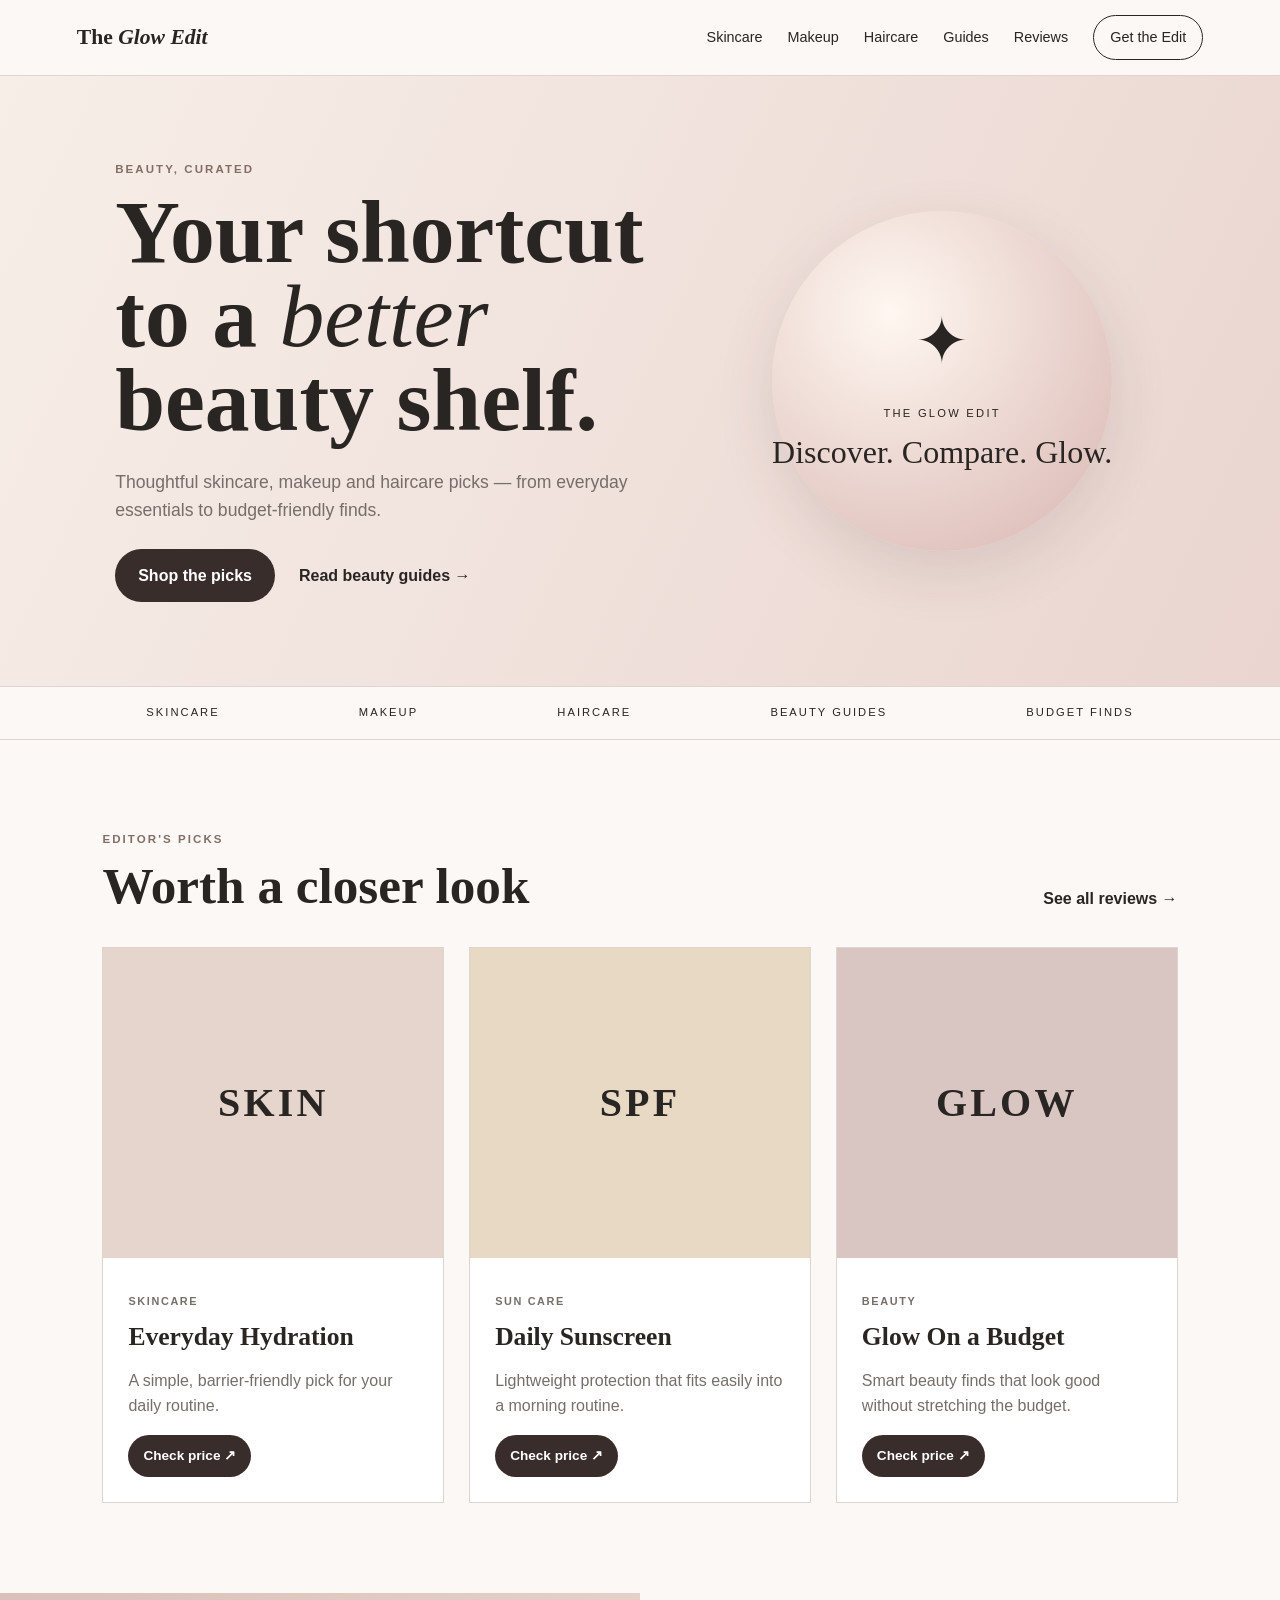
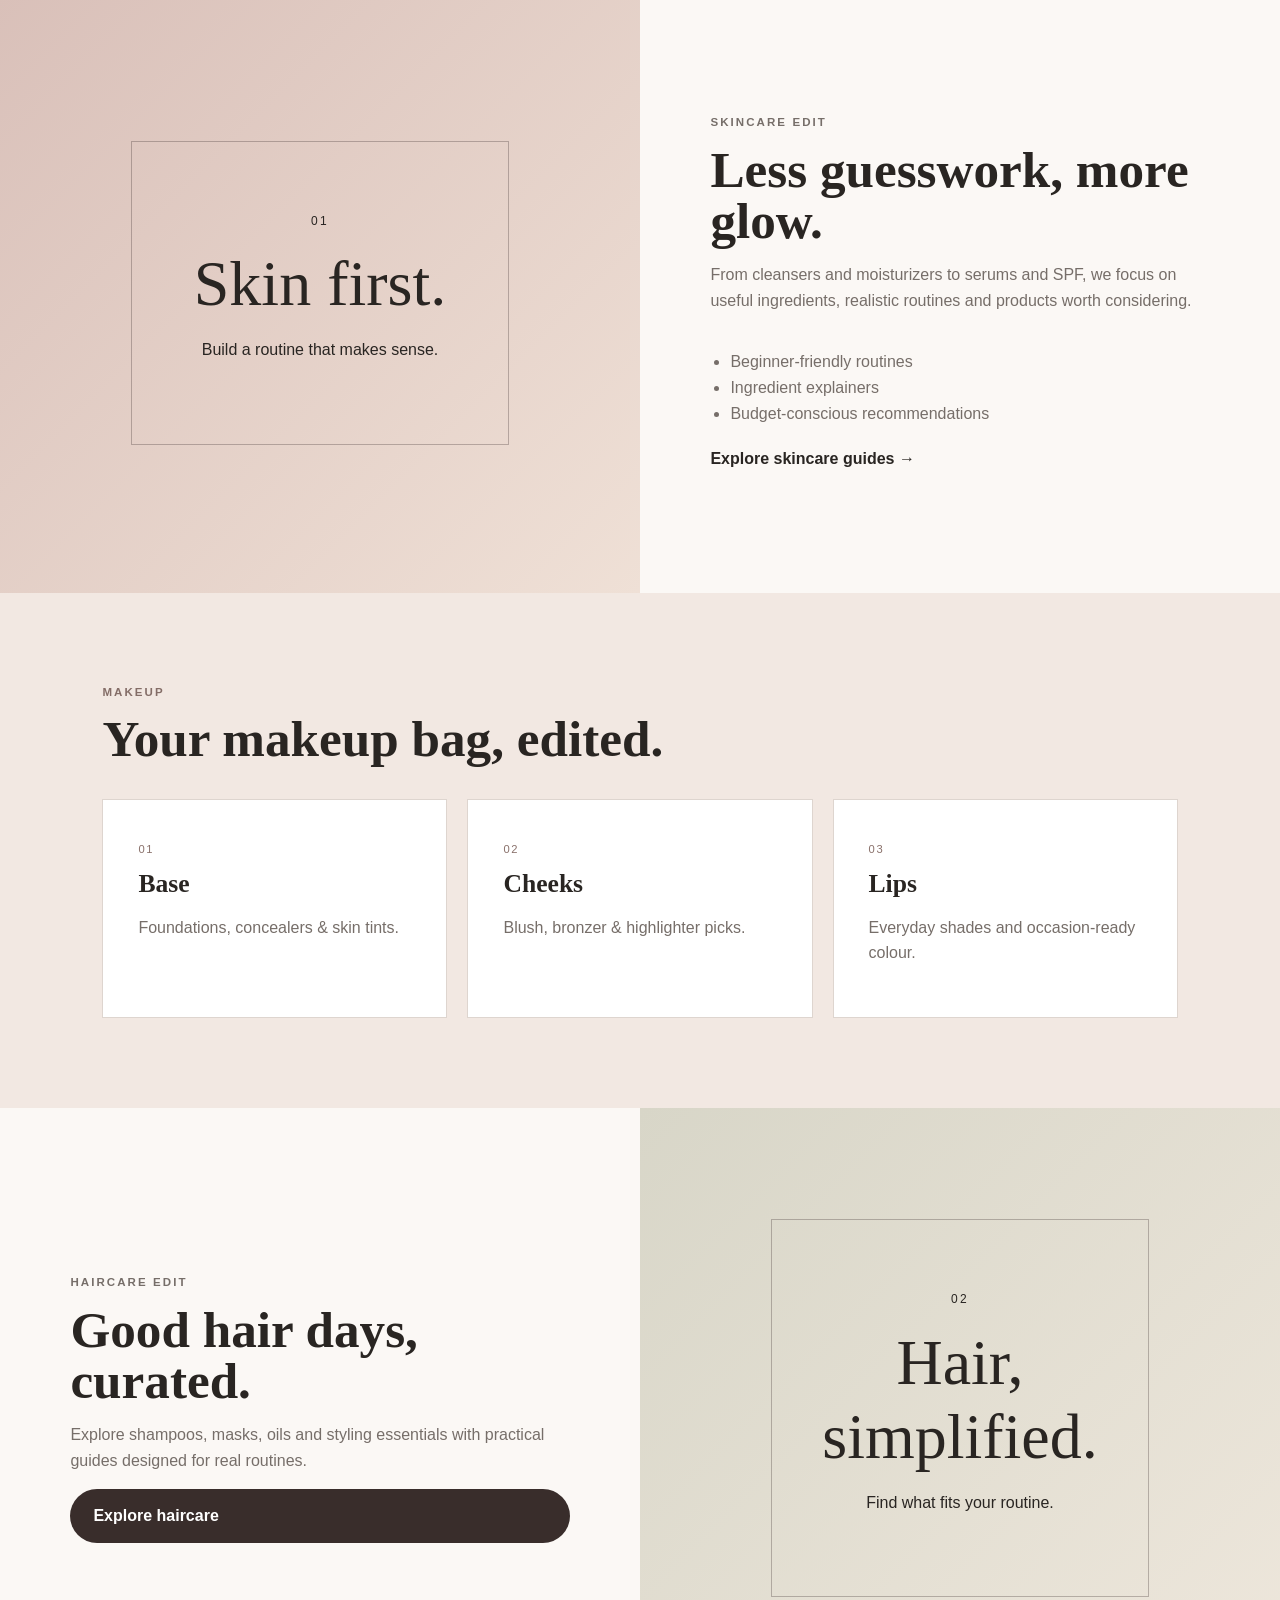
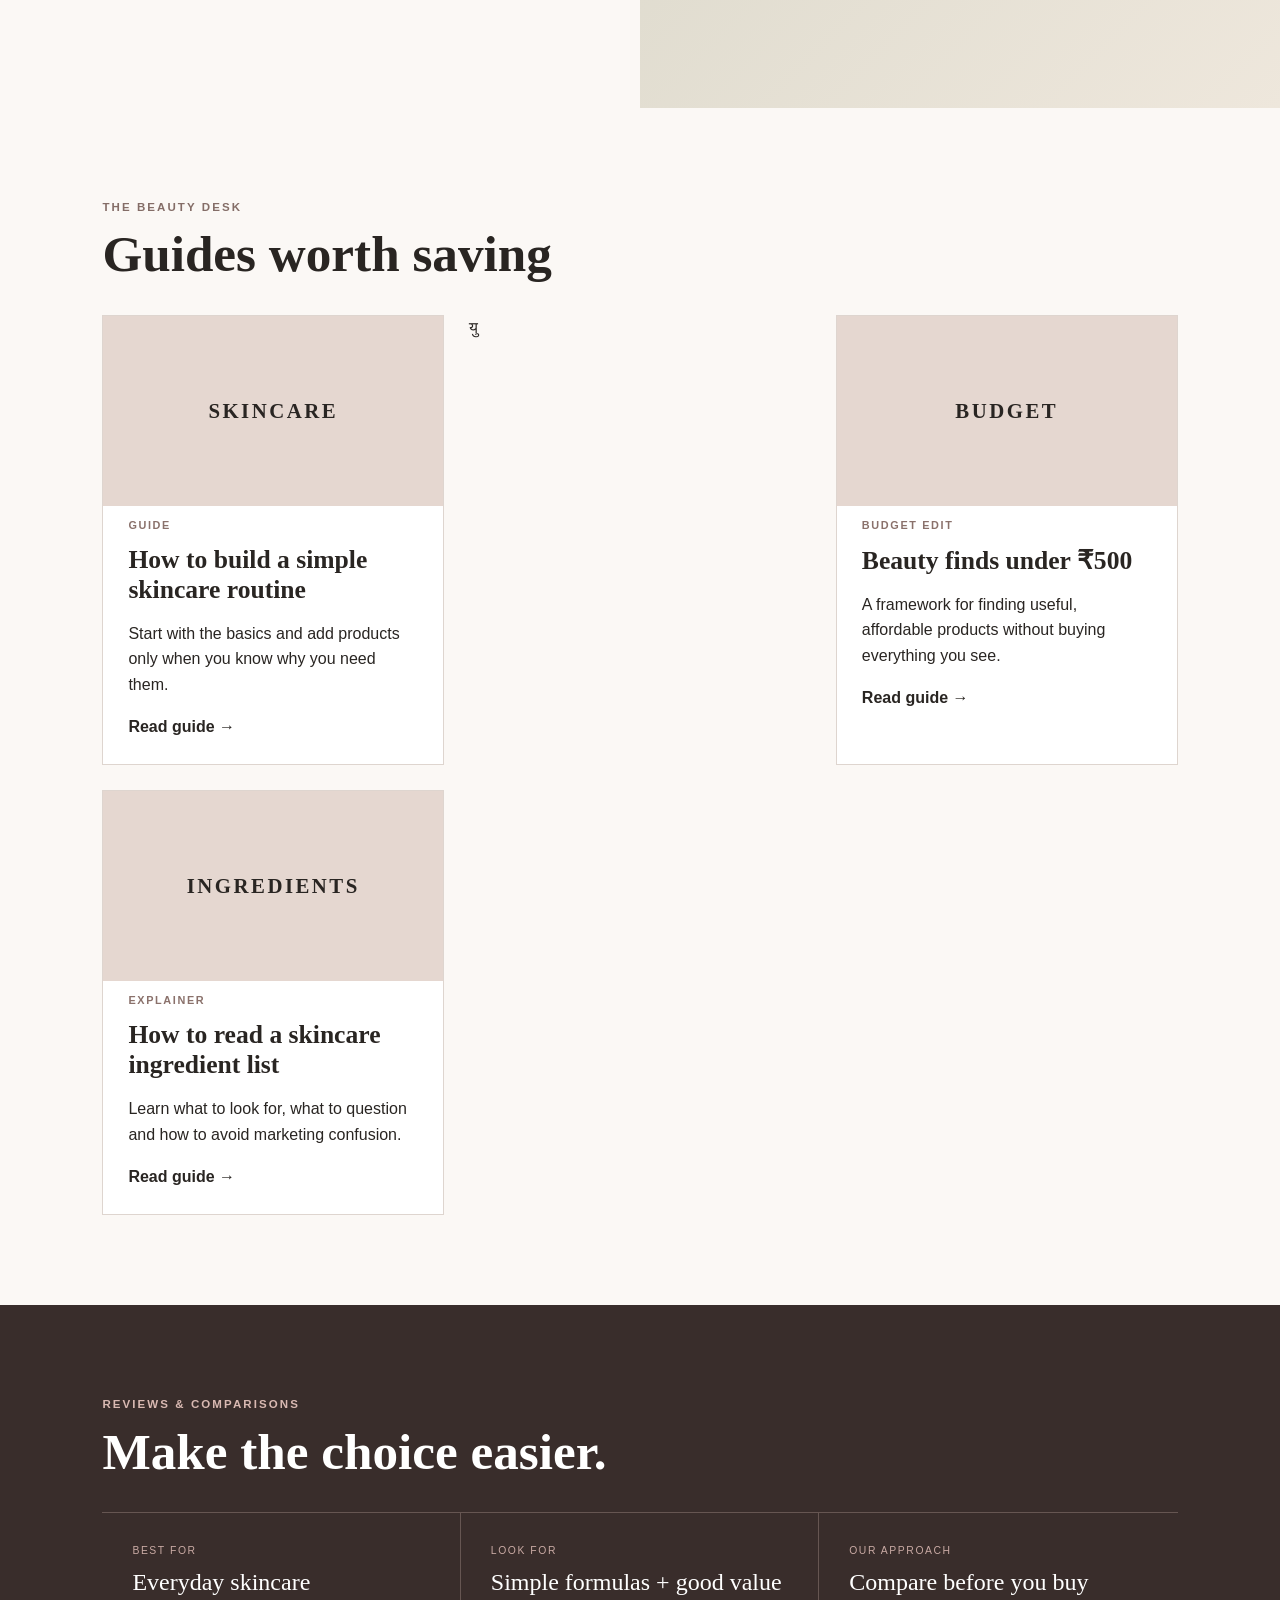
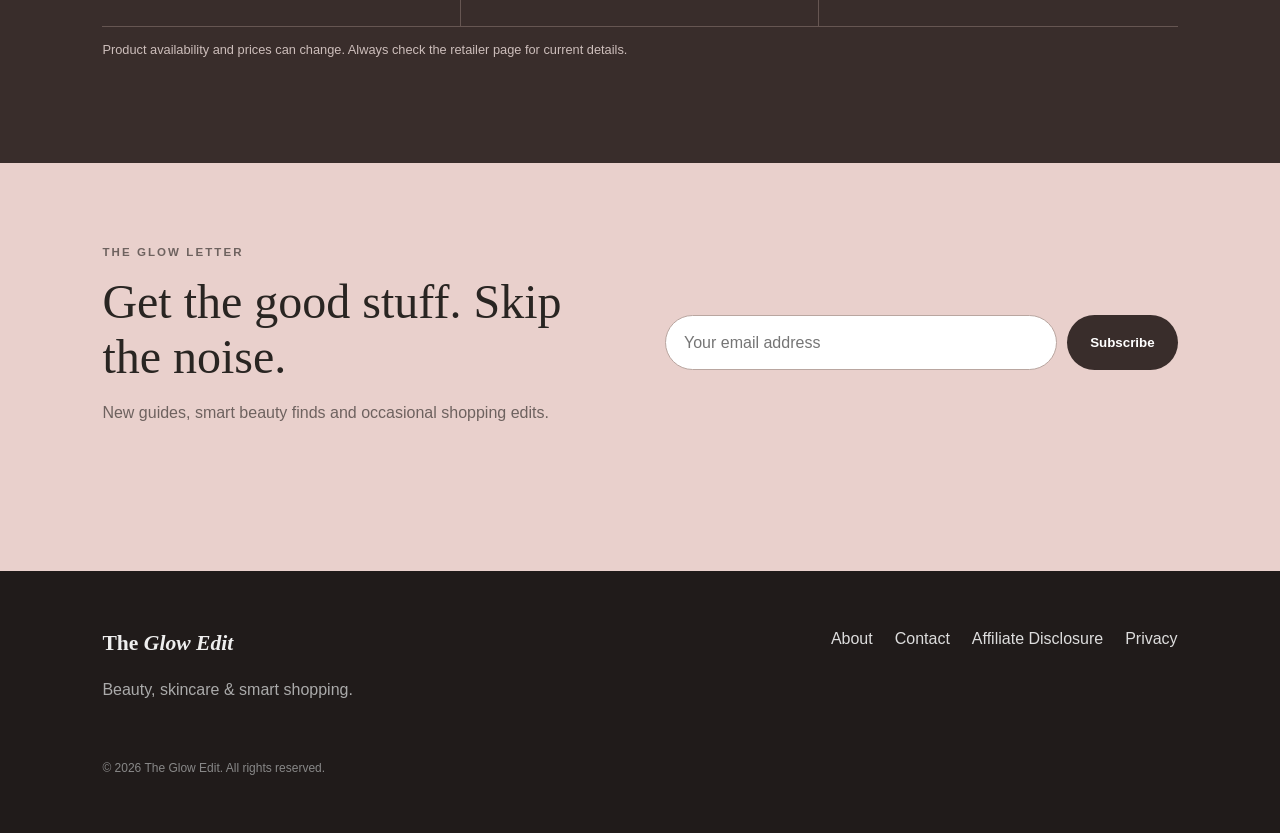
<file: index.html>
<!doctype html>
<html lang="en">
<head>
  <meta charset="utf-8">
  <meta name="viewport" content="width=device-width, initial-scale=1">
  <title>The Glow Edit — Beauty, Skincare & Smart Shopping</title>
  <meta name="description" content="The Glow Edit curates skincare, makeup and haircare recommendations, reviews and beauty guides.">
  <link rel="stylesheet" href="style.css">
</head>
<body>
<header class="site-header">
  <a class="brand" href="index.html">The <span>Glow Edit</span></a>
  <button class="menu-toggle" aria-label="Open menu">☰</button>
  <nav class="nav">
    <a href="#skincare">Skincare</a>
    <a href="#makeup">Makeup</a>
    <a href="#haircare">Haircare</a>
    <a href="#guides">Guides</a>
    <a href="#reviews">Reviews</a>
    <a class="nav-cta" href="#newsletter">Get the Edit</a>
  </nav>
</header>

<main>
<section class="hero">
  <div class="hero-copy">
    <p class="eyebrow">BEAUTY, CURATED</p>
    <h1>Your shortcut to a <em>better</em> beauty shelf.</h1>
    <p class="hero-text">Thoughtful skincare, makeup and haircare picks — from everyday essentials to budget-friendly finds.</p>
    <div class="hero-actions">
      <a class="button" href="#featured">Shop the picks</a>
      <a class="text-link" href="#guides">Read beauty guides →</a>
    </div>
  </div>
  <div class="hero-card">
    <div class="hero-circle">✦</div>
    <p>THE GLOW EDIT</p>
    <strong>Discover. Compare. Glow.</strong>
  </div>
</section>

<section class="ticker"><span>SKINCARE</span><span>MAKEUP</span><span>HAIRCARE</span><span>BEAUTY GUIDES</span><span>BUDGET FINDS</span></section>

<section id="featured" class="section">
  <div class="section-head">
    <div><p class="eyebrow">EDITOR'S PICKS</p><h2>Worth a closer look</h2></div>
    <a class="text-link" href="#reviews">See all reviews →</a>
  </div>
  <div class="product-grid">
    <article class="product-card">
      <div class="product-art art-1"><span>SKIN</span></div>
      <div class="product-body"><p class="category">SKINCARE</p><h3>Everyday Hydration</h3><p>A simple, barrier-friendly pick for your daily routine.</p><a class="button small" href=https://link.amazon/B0gGXLlTG target="_blank" rel="sponsored noopener">Check price ↗</a></div>
    </article>
    <article class="product-card">
      <div class="product-art art-2"><span>SPF</span></div>
      <div class="product-body"><p class="category">SUN CARE</p><h3>Daily Sunscreen</h3><p>Lightweight protection that fits easily into a morning routine.</p><a class="button small" href=https://link.amazon/B0fiZztiZ target="_blank" rel="sponsored noopener">Check price ↗</a></div>
    </article>
    <article class="product-card">
      <div class="product-art art-3"><span>GLOW</span></div>
      <div class="product-body"><p class="category">BEAUTY</p><h3>Glow On a Budget</h3><p>Smart beauty finds that look good without stretching the budget.</p><a class="button small" href=https://link.amazon/B0hFE1oaW target="_blank" rel="sponsored noopener">Check price ↗</a></div>
    </article>
  </div>
</section>

<section id="skincare" class="split-section">
  <div class="editorial-art"><div><span>01</span><h2>Skin first.</h2><p>Build a routine that makes sense.</p></div></div>
  <div class="split-copy"><p class="eyebrow">SKINCARE EDIT</p><h2>Less guesswork, more glow.</h2><p>From cleansers and moisturizers to serums and SPF, we focus on useful ingredients, realistic routines and products worth considering.</p><ul><li>Beginner-friendly routines</li><li>Ingredient explainers</li><li>Budget-conscious recommendations</li></ul><a class="text-link" href="#guides">Explore skincare guides →</a></div>
</section>

<section id="makeup" class="section soft">
  <div class="section-head"><div><p class="eyebrow">MAKEUP</p><h2>Your makeup bag, edited.</h2></div></div>
  <div class="mini-grid">
    <a class="mini-card" href="#reviews"><span>01</span><h3>Base</h3><p>Foundations, concealers & skin tints.</p></a>
    <a class="mini-card" href="#reviews"><span>02</span><h3>Cheeks</h3><p>Blush, bronzer & highlighter picks.</p></a>
    <a class="mini-card" href="#reviews"><span>03</span><h3>Lips</h3><p>Everyday shades and occasion-ready colour.</p></a>
  </div>
</section>

<section id="haircare" class="split-section reverse">
  <div class="split-copy"><p class="eyebrow">HAIRCARE EDIT</p><h2>Good hair days, curated.</h2><p>Explore shampoos, masks, oils and styling essentials with practical guides designed for real routines.</p><a class="button" href="#guides">Explore haircare</a></div>
  <div class="editorial-art hair-art"><div><span>02</span><h2>Hair, simplified.</h2><p>Find what fits your routine.</p></div></div>
</section>

<section id="guides" class="section">
  <div class="section-head"><div><p class="eyebrow">THE BEAUTY DESK</p><h2>Guides worth saving</h2></div></div>
  <div class="article-grid">
    <article class="article"><div class="article-image">SKINCARE</div><p class="category">GUIDE</p><h3>How to build a simple skincare routine</h3><p>Start with the basics and add products only when you know why you need them.</p><a class="text-link" href="guides.html#routine">Read guide →</a></article>
 यु   <article class="article"><div class="article-image">BUDGET</div><p class="category">BUDGET EDIT</p><h3>Beauty finds under ₹500</h3><p>A framework for finding useful, affordable products without buying everything you see.</p><a class="text-link" href="guides.html#budget">Read guide →</a></article>
    <article class="article"><div class="article-image">INGREDIENTS</div><p class="category">EXPLAINER</p><h3>How to read a skincare ingredient list</h3><p>Learn what to look for, what to question and how to avoid marketing confusion.</p><a class="text-link" href="guides.html#ingredients">Read guide →</a></article>
  </div>
</section>

<section id="reviews" class="section dark">
  <div class="section-head"><div><p class="eyebrow">REVIEWS & COMPARISONS</p><h2>Make the choice easier.</h2></div></div>
  <div class="comparison">
    <div><span>BEST FOR</span><strong>Everyday skincare</strong></div>
    <div><span>LOOK FOR</span><strong>Simple formulas + good value</strong></div>
    <div><span>OUR APPROACH</span><strong>Compare before you buy</strong></div>
  </div>
  <p class="disclaimer">Product availability and prices can change. Always check the retailer page for current details.</p>
</section>

<section id="newsletter" class="newsletter">
  <div><p class="eyebrow">THE GLOW LETTER</p><h2>Get the good stuff. Skip the noise.</h2><p>New guides, smart beauty finds and occasional shopping edits.</p></div>
  <form onsubmit="subscribe(event)"><input id="email" type="email" placeholder="Your email address" required><button class="button" type="submit">Subscribe</button></form>
  <p id="form-message" class="form-message"></p>
</section>
</main>

<footer>
  <div class="footer-brand"><a class="brand" href="index.html">The <span>Glow Edit</span></a><p>Beauty, skincare & smart shopping.</p></div>
  <div class="footer-links"><a href="about.html">About</a><a href="contact.html">Contact</a><a href="disclosure.html">Affiliate Disclosure</a><a href="privacy.html">Privacy</a></div>
  <p class="copyright">© 2026 The Glow Edit. All rights reserved.</p>
</footer>
<script src="script.js"></script>
</body>
</html>
</file>
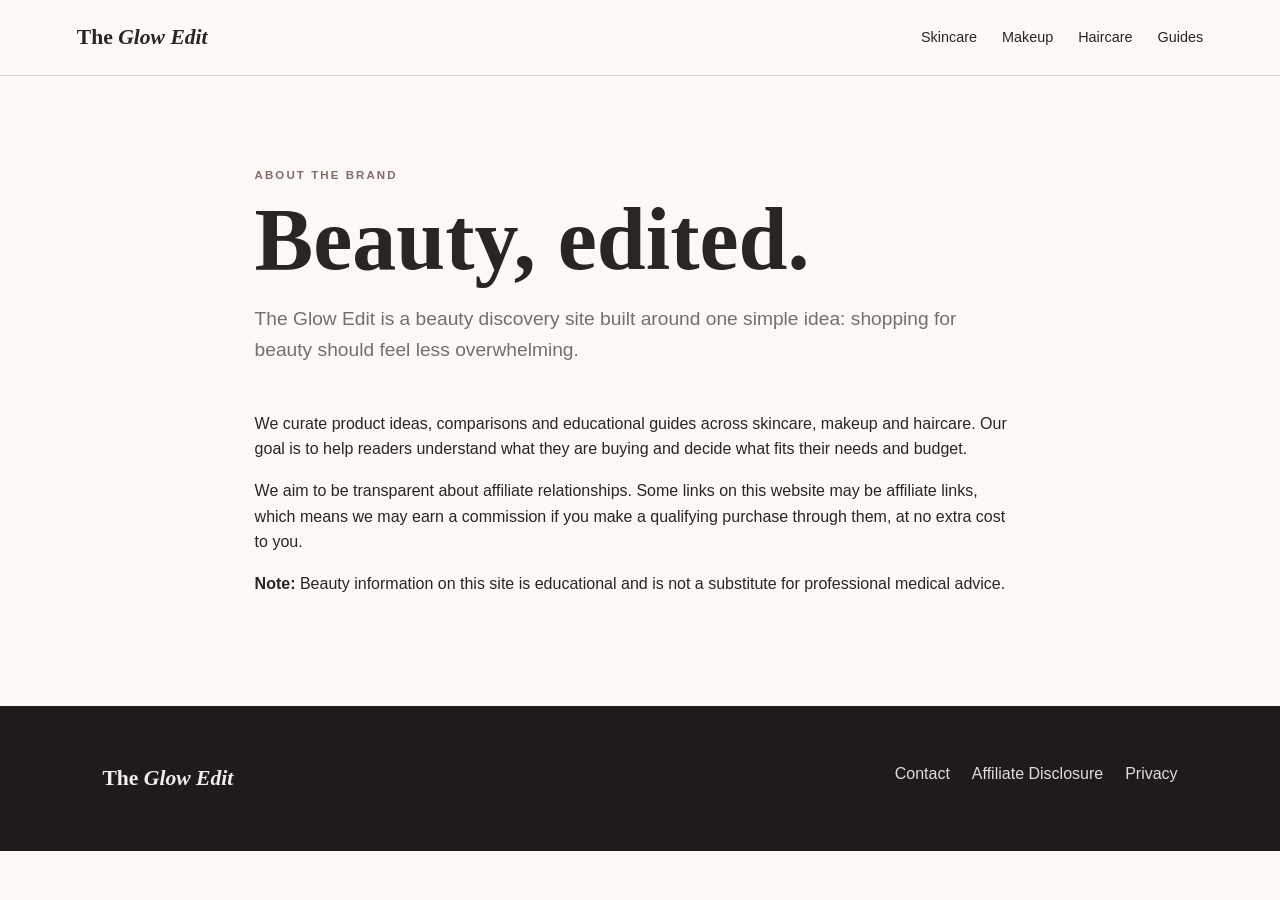
<file: about.html>
<!doctype html><html lang="en"><head><meta charset="utf-8"><meta name="viewport" content="width=device-width, initial-scale=1"><title>About — The Glow Edit</title><link rel="stylesheet" href="style.css"></head><body><header class="site-header"><a class="brand" href="index.html">The <span>Glow Edit</span></a><button class="menu-toggle">☰</button><nav class="nav"><a href="index.html#skincare">Skincare</a><a href="index.html#makeup">Makeup</a><a href="index.html#haircare">Haircare</a><a href="guides.html">Guides</a></nav></header><main class="page"><p class="eyebrow">ABOUT THE BRAND</p><h1>Beauty, edited.</h1><p class="lead">The Glow Edit is a beauty discovery site built around one simple idea: shopping for beauty should feel less overwhelming.</p><div class="prose"><p>We curate product ideas, comparisons and educational guides across skincare, makeup and haircare. Our goal is to help readers understand what they are buying and decide what fits their needs and budget.</p><p>We aim to be transparent about affiliate relationships. Some links on this website may be affiliate links, which means we may earn a commission if you make a qualifying purchase through them, at no extra cost to you.</p><p><strong>Note:</strong> Beauty information on this site is educational and is not a substitute for professional medical advice.</p></div></main><footer><div class="footer-brand"><a class="brand" href="index.html">The <span>Glow Edit</span></a></div><div class="footer-links"><a href="contact.html">Contact</a><a href="disclosure.html">Affiliate Disclosure</a><a href="privacy.html">Privacy</a></div></footer><script src="script.js"></script></body></html>
</file>
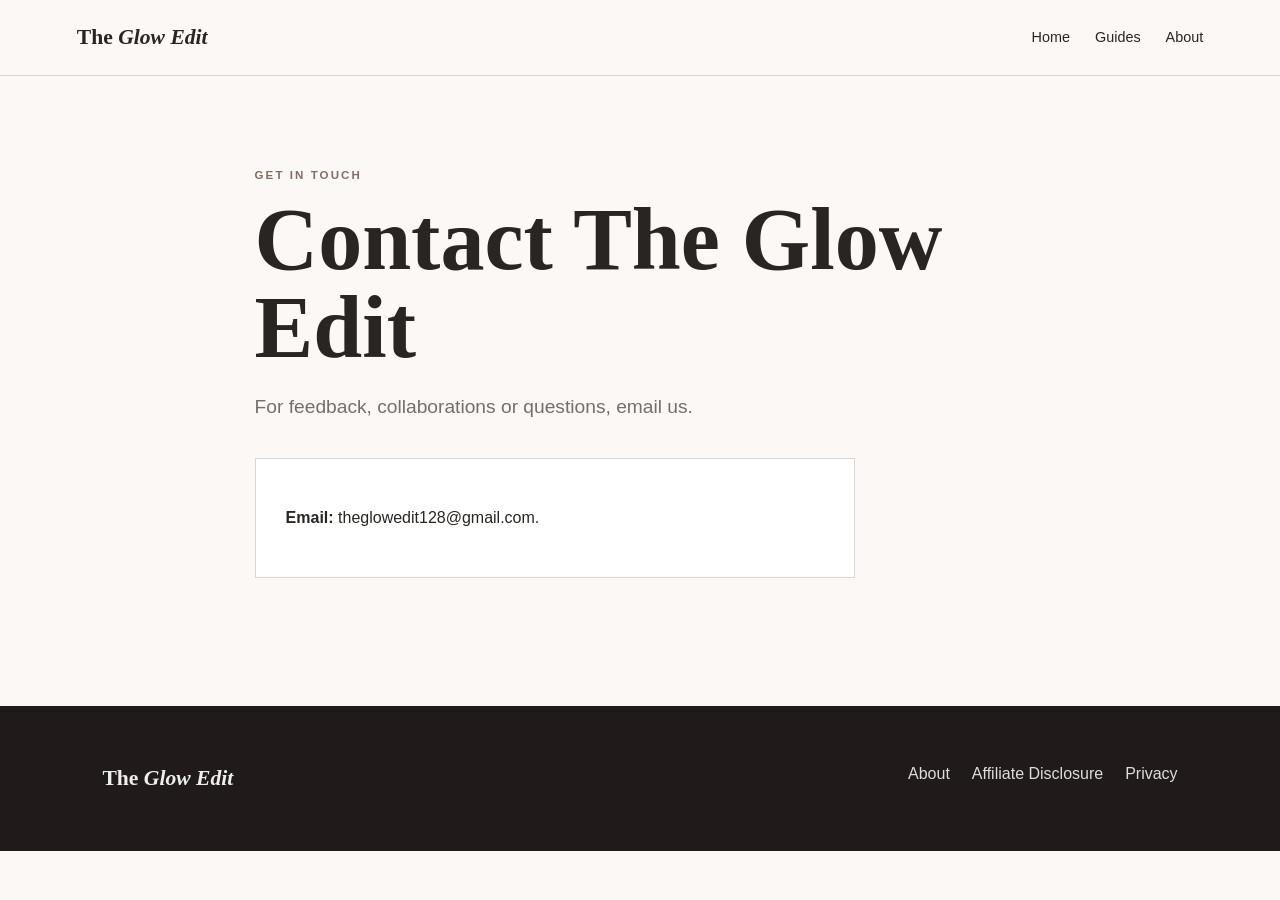
<file: contact.html>
<!doctype html><html lang="en"><head><meta charset="utf-8"><meta name="viewport" content="width=device-width, initial-scale=1"><title>Contact — The Glow Edit</title><link rel="stylesheet" href="style.css"></head><body><header class="site-header"><a class="brand" href="index.html">The <span>Glow Edit</span></a><button class="menu-toggle">☰</button><nav class="nav"><a href="index.html">Home</a><a href="guides.html">Guides</a><a href="about.html">About</a></nav></header><main class="page"><p class="eyebrow">GET IN TOUCH</p><h1>Contact The Glow Edit</h1><p class="lead">For feedback, collaborations or questions, email us.</p><div class="contact-box"><p><strong>Email:</strong> theglowedit128@gmail.com.</p></div></main><footer><div class="footer-brand"><a class="brand" href="index.html">The <span>Glow Edit</span></a></div><div class="footer-links"><a href="about.html">About</a><a href="disclosure.html">Affiliate Disclosure</a><a href="privacy.html">Privacy</a></div></footer><script src="script.js"></script></body></html>
</file>
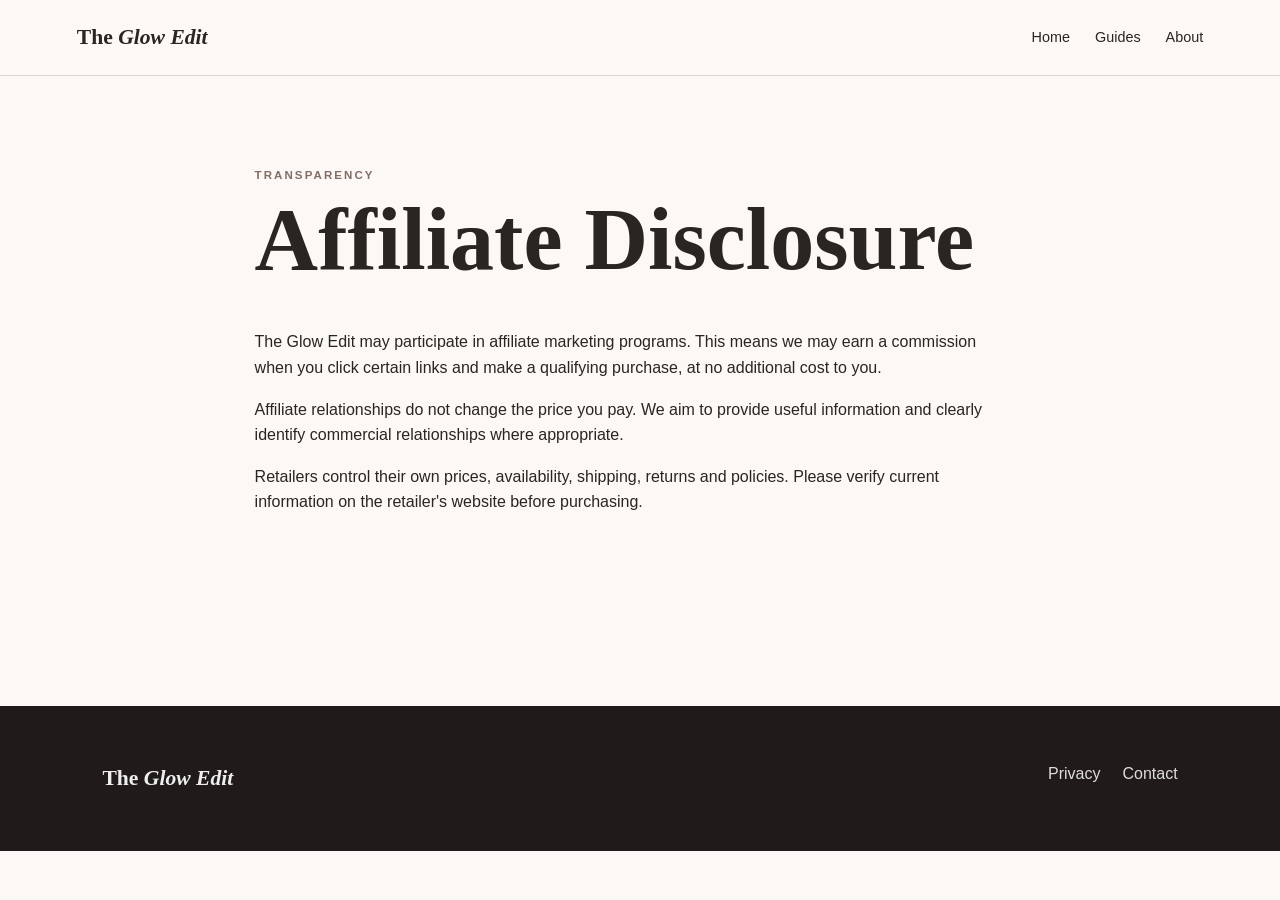
<file: disclosure.html>
<!doctype html><html lang="en"><head><meta charset="utf-8"><meta name="viewport" content="width=device-width, initial-scale=1"><title>Affiliate Disclosure — The Glow Edit</title><link rel="stylesheet" href="style.css"></head><body><header class="site-header"><a class="brand" href="index.html">The <span>Glow Edit</span></a><nav class="nav"><a href="index.html">Home</a><a href="guides.html">Guides</a><a href="about.html">About</a></nav></header><main class="page"><p class="eyebrow">TRANSPARENCY</p><h1>Affiliate Disclosure</h1><div class="prose"><p>The Glow Edit may participate in affiliate marketing programs. This means we may earn a commission when you click certain links and make a qualifying purchase, at no additional cost to you.</p><p>Affiliate relationships do not change the price you pay. We aim to provide useful information and clearly identify commercial relationships where appropriate.</p><p>Retailers control their own prices, availability, shipping, returns and policies. Please verify current information on the retailer's website before purchasing.</p></div></main><footer><div class="footer-brand"><a class="brand" href="index.html">The <span>Glow Edit</span></a></div><div class="footer-links"><a href="privacy.html">Privacy</a><a href="contact.html">Contact</a></div></footer></body></html>
</file>
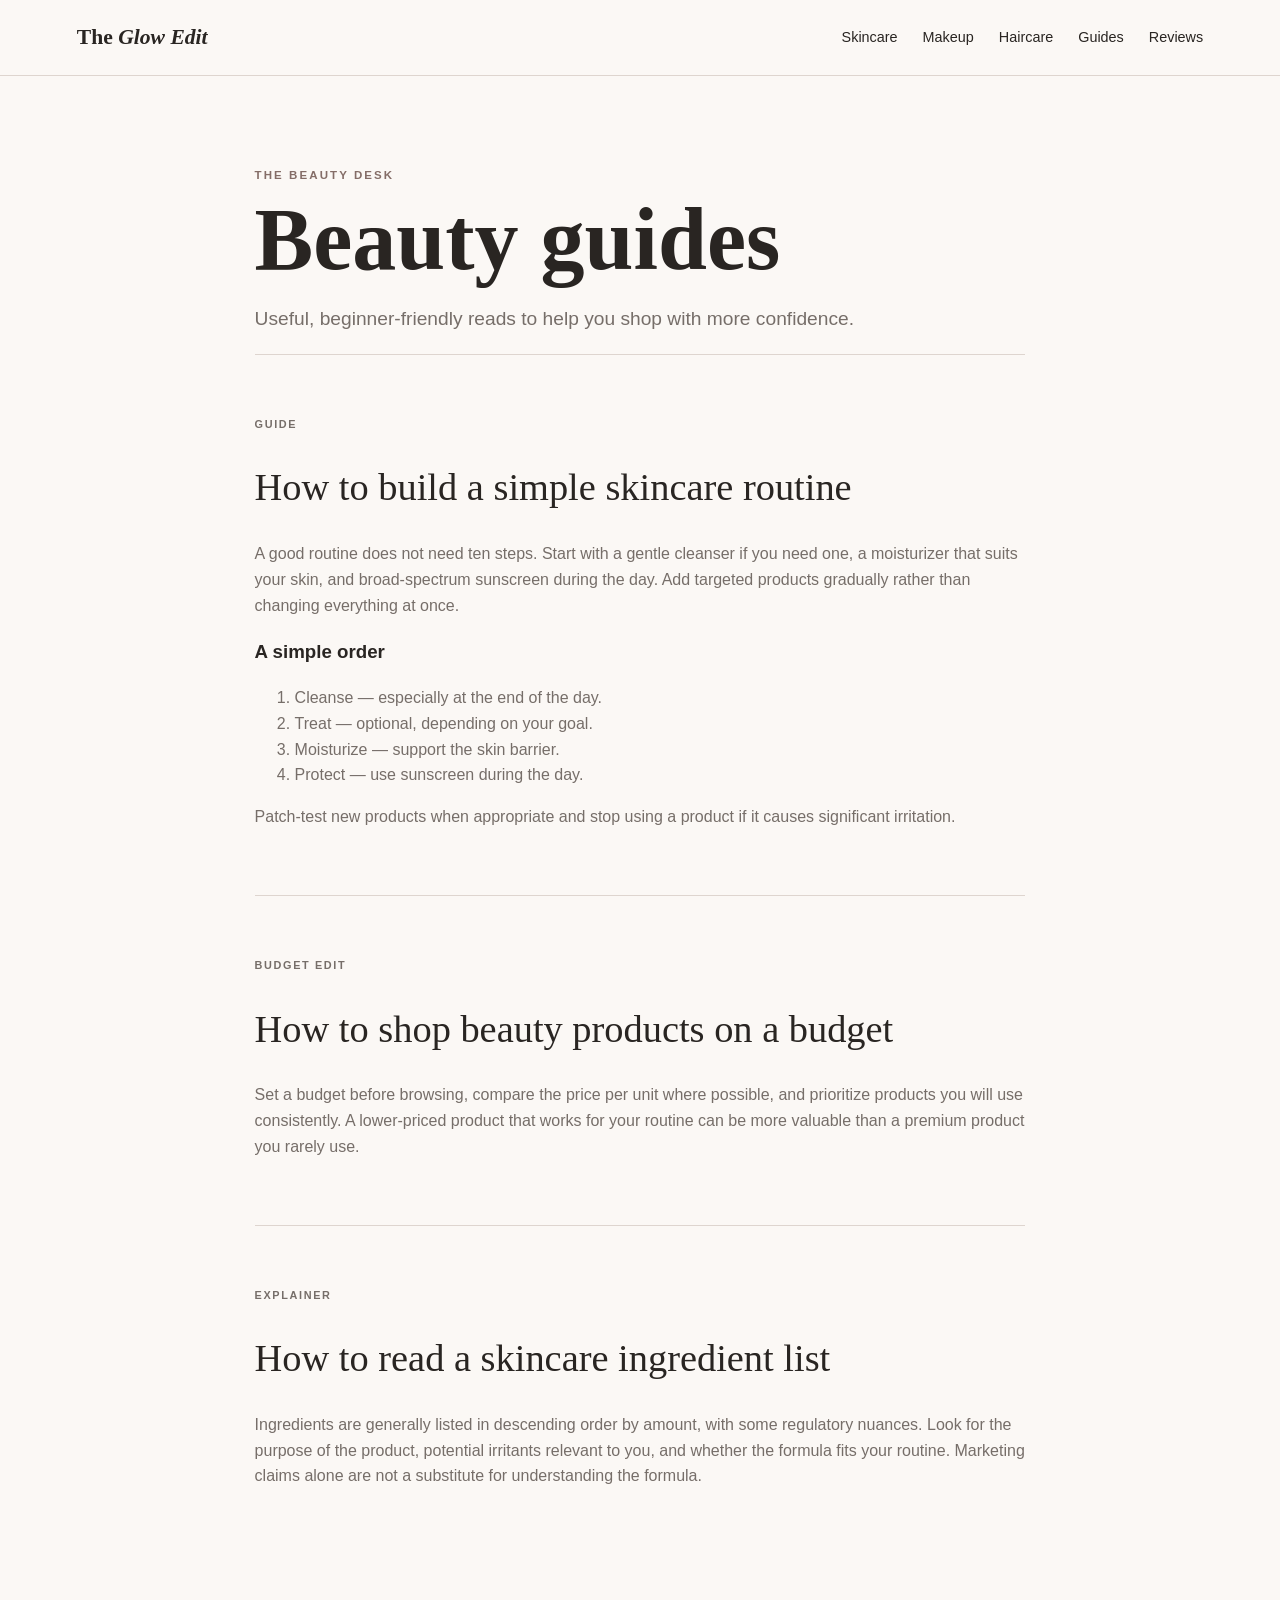
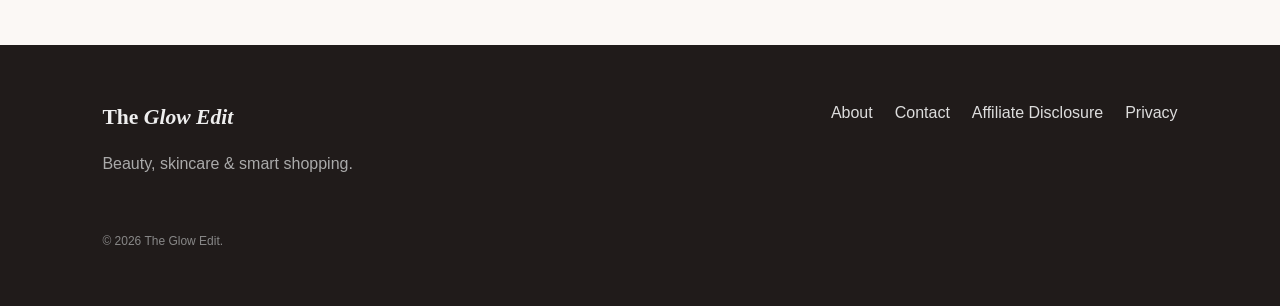
<file: guides.html>
<!doctype html>
<html lang="en"><head><meta charset="utf-8"><meta name="viewport" content="width=device-width, initial-scale=1"><title>Beauty Guides — The Glow Edit</title><link rel="stylesheet" href="style.css"></head>
<body><header class="site-header"><a class="brand" href="index.html">The <span>Glow Edit</span></a><button class="menu-toggle">☰</button><nav class="nav"><a href="index.html#skincare">Skincare</a><a href="index.html#makeup">Makeup</a><a href="index.html#haircare">Haircare</a><a href="guides.html">Guides</a><a href="index.html#reviews">Reviews</a></nav></header>
<main class="page">
<p class="eyebrow">THE BEAUTY DESK</p><h1>Beauty guides</h1><p class="lead">Useful, beginner-friendly reads to help you shop with more confidence.</p>
<article id="routine" class="guide"><p class="category">GUIDE</p><h2>How to build a simple skincare routine</h2><p>A good routine does not need ten steps. Start with a gentle cleanser if you need one, a moisturizer that suits your skin, and broad-spectrum sunscreen during the day. Add targeted products gradually rather than changing everything at once.</p><h3>A simple order</h3><ol><li>Cleanse — especially at the end of the day.</li><li>Treat — optional, depending on your goal.</li><li>Moisturize — support the skin barrier.</li><li>Protect — use sunscreen during the day.</li></ol><p>Patch-test new products when appropriate and stop using a product if it causes significant irritation.</p></article>
<article id="budget" class="guide"><p class="category">BUDGET EDIT</p><h2>How to shop beauty products on a budget</h2><p>Set a budget before browsing, compare the price per unit where possible, and prioritize products you will use consistently. A lower-priced product that works for your routine can be more valuable than a premium product you rarely use.</p></article>
<article id="ingredients" class="guide"><p class="category">EXPLAINER</p><h2>How to read a skincare ingredient list</h2><p>Ingredients are generally listed in descending order by amount, with some regulatory nuances. Look for the purpose of the product, potential irritants relevant to you, and whether the formula fits your routine. Marketing claims alone are not a substitute for understanding the formula.</p></article>
</main><footer><div class="footer-brand"><a class="brand" href="index.html">The <span>Glow Edit</span></a><p>Beauty, skincare & smart shopping.</p></div><div class="footer-links"><a href="about.html">About</a><a href="contact.html">Contact</a><a href="disclosure.html">Affiliate Disclosure</a><a href="privacy.html">Privacy</a></div><p class="copyright">© 2026 The Glow Edit.</p></footer><script src="script.js"></script></body></html>
</file>
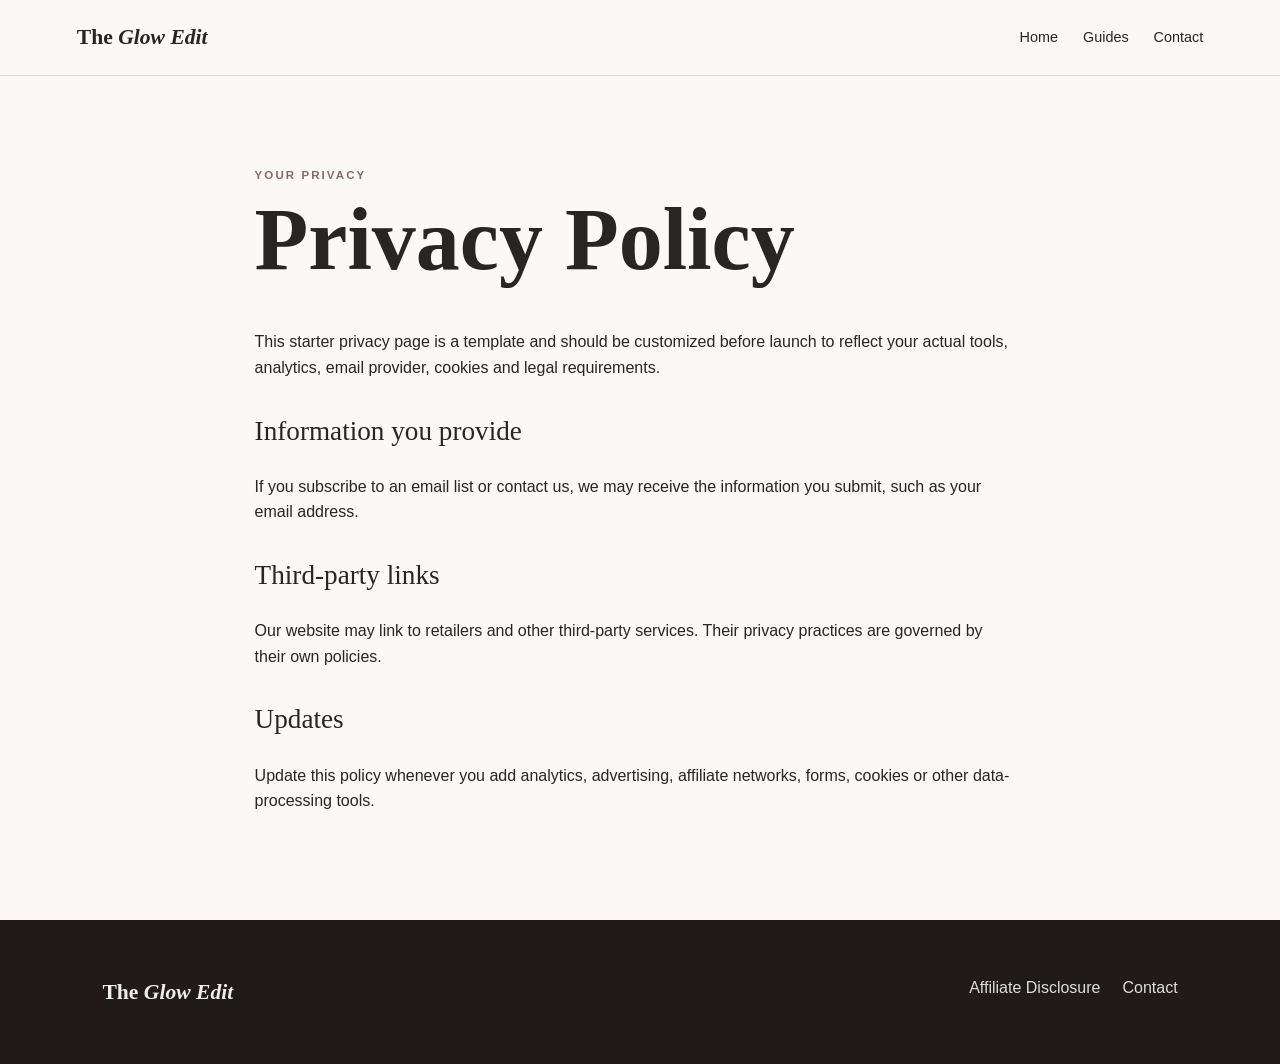
<file: privacy.html>
<!doctype html><html lang="en"><head><meta charset="utf-8"><meta name="viewport" content="width=device-width, initial-scale=1"><title>Privacy Policy — The Glow Edit</title><link rel="stylesheet" href="style.css"></head><body><header class="site-header"><a class="brand" href="index.html">The <span>Glow Edit</span></a><nav class="nav"><a href="index.html">Home</a><a href="guides.html">Guides</a><a href="contact.html">Contact</a></nav></header><main class="page"><p class="eyebrow">YOUR PRIVACY</p><h1>Privacy Policy</h1><div class="prose"><p>This starter privacy page is a template and should be customized before launch to reflect your actual tools, analytics, email provider, cookies and legal requirements.</p><h3>Information you provide</h3><p>If you subscribe to an email list or contact us, we may receive the information you submit, such as your email address.</p><h3>Third-party links</h3><p>Our website may link to retailers and other third-party services. Their privacy practices are governed by their own policies.</p><h3>Updates</h3><p>Update this policy whenever you add analytics, advertising, affiliate networks, forms, cookies or other data-processing tools.</p></div></main><footer><div class="footer-brand"><a class="brand" href="index.html">The <span>Glow Edit</span></a></div><div class="footer-links"><a href="disclosure.html">Affiliate Disclosure</a><a href="contact.html">Contact</a></div></footer></body></html>
</file>
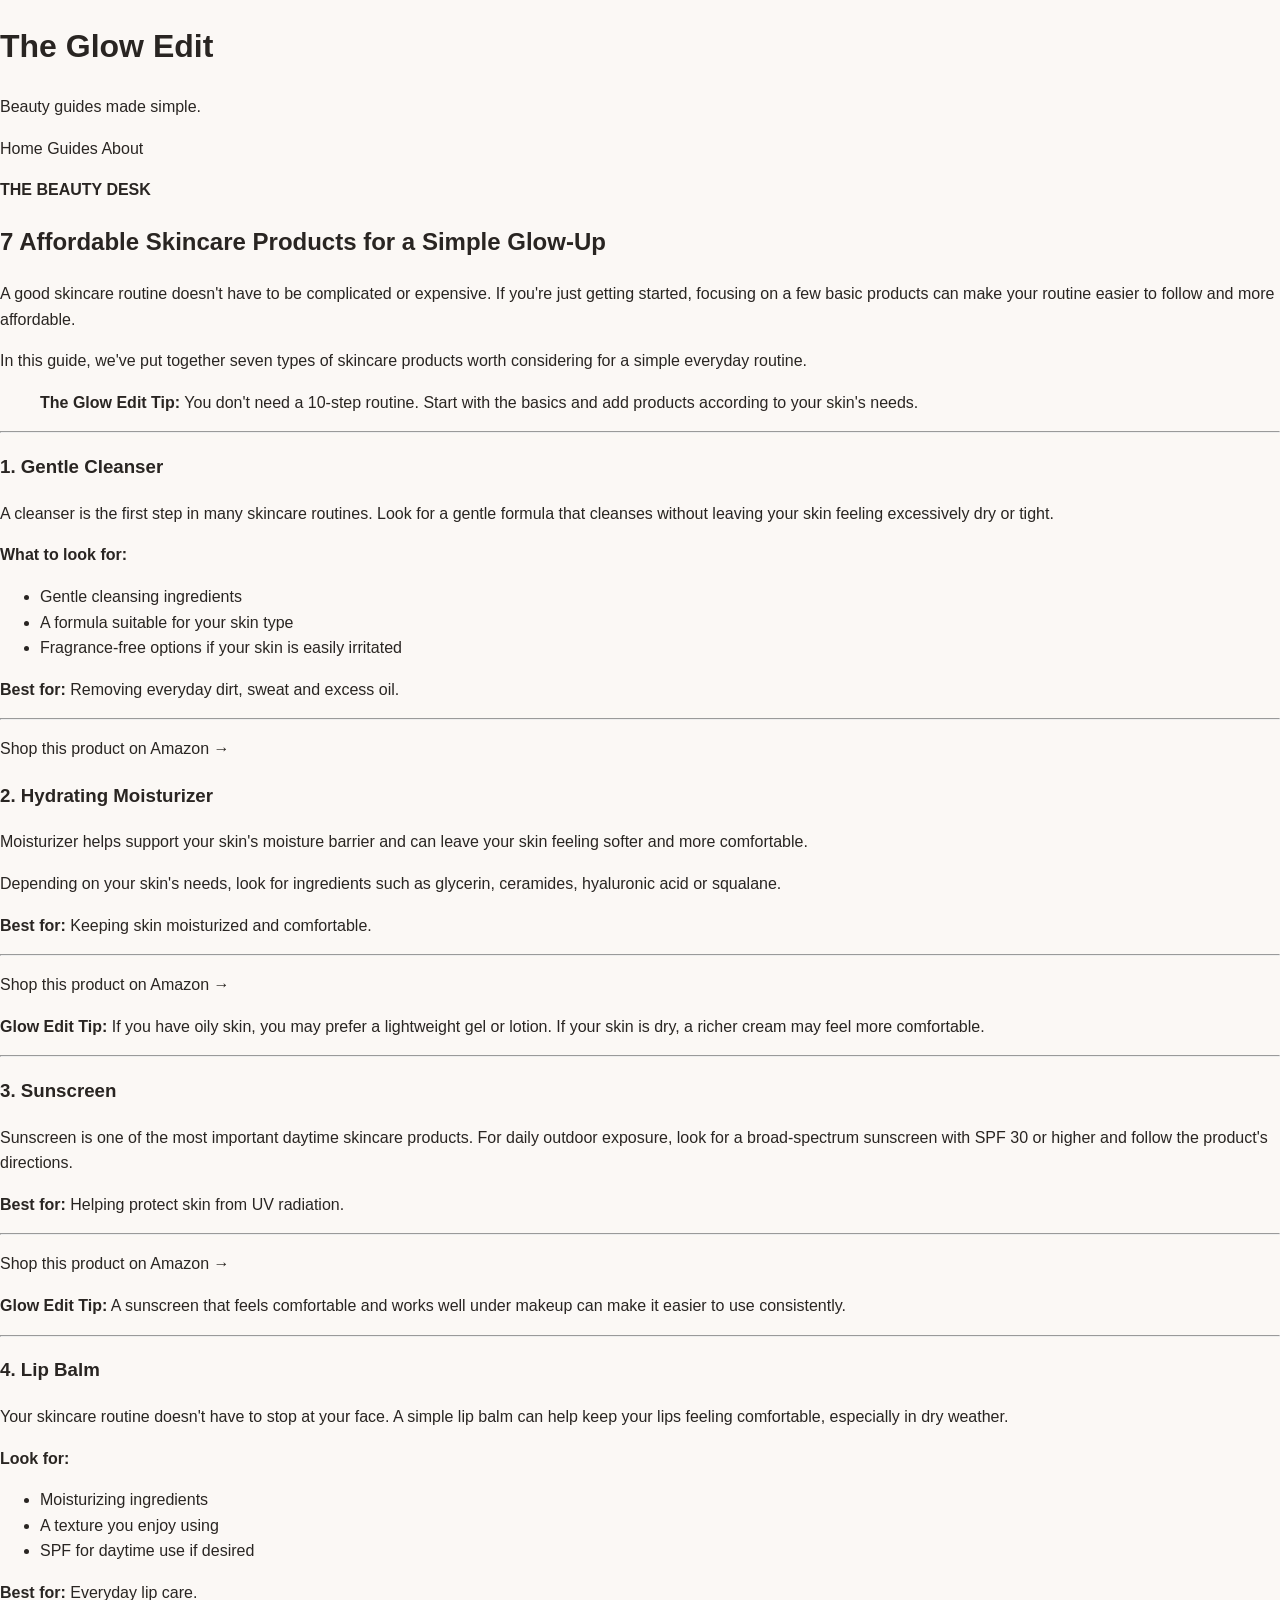
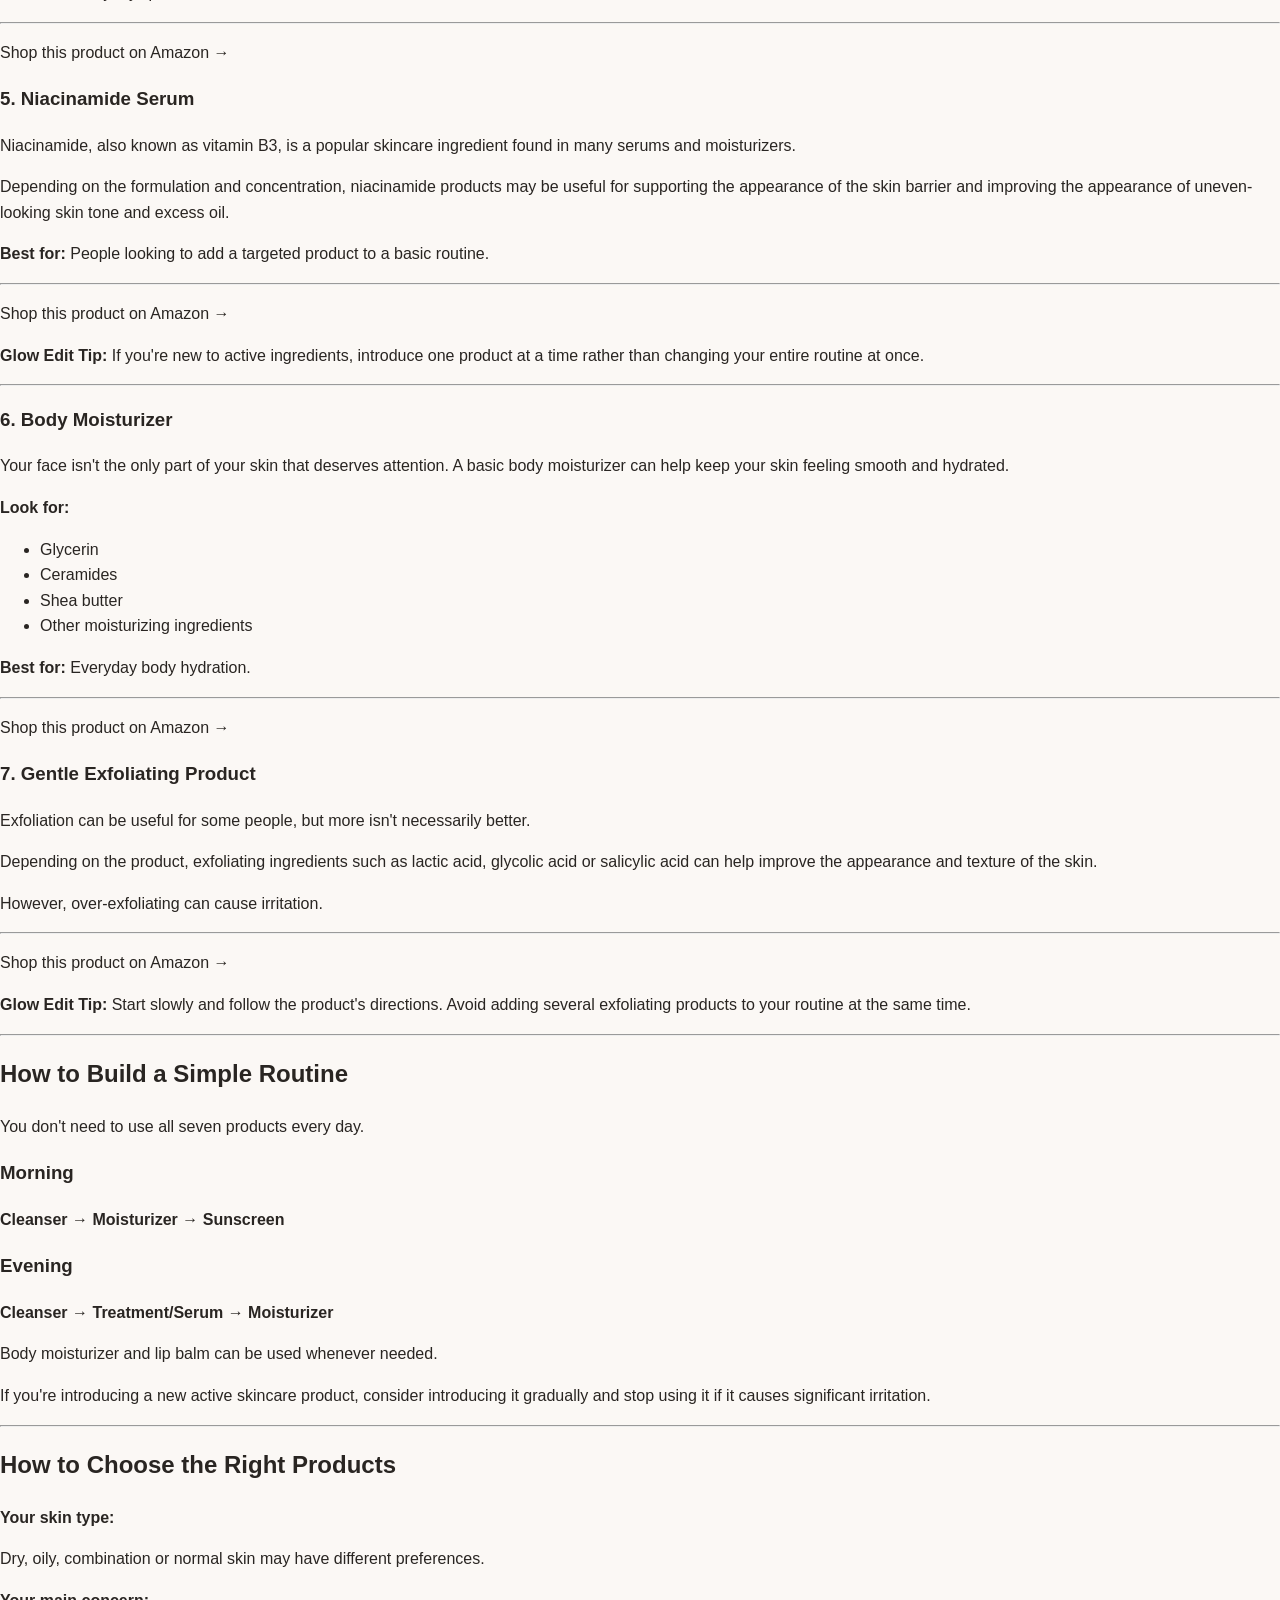
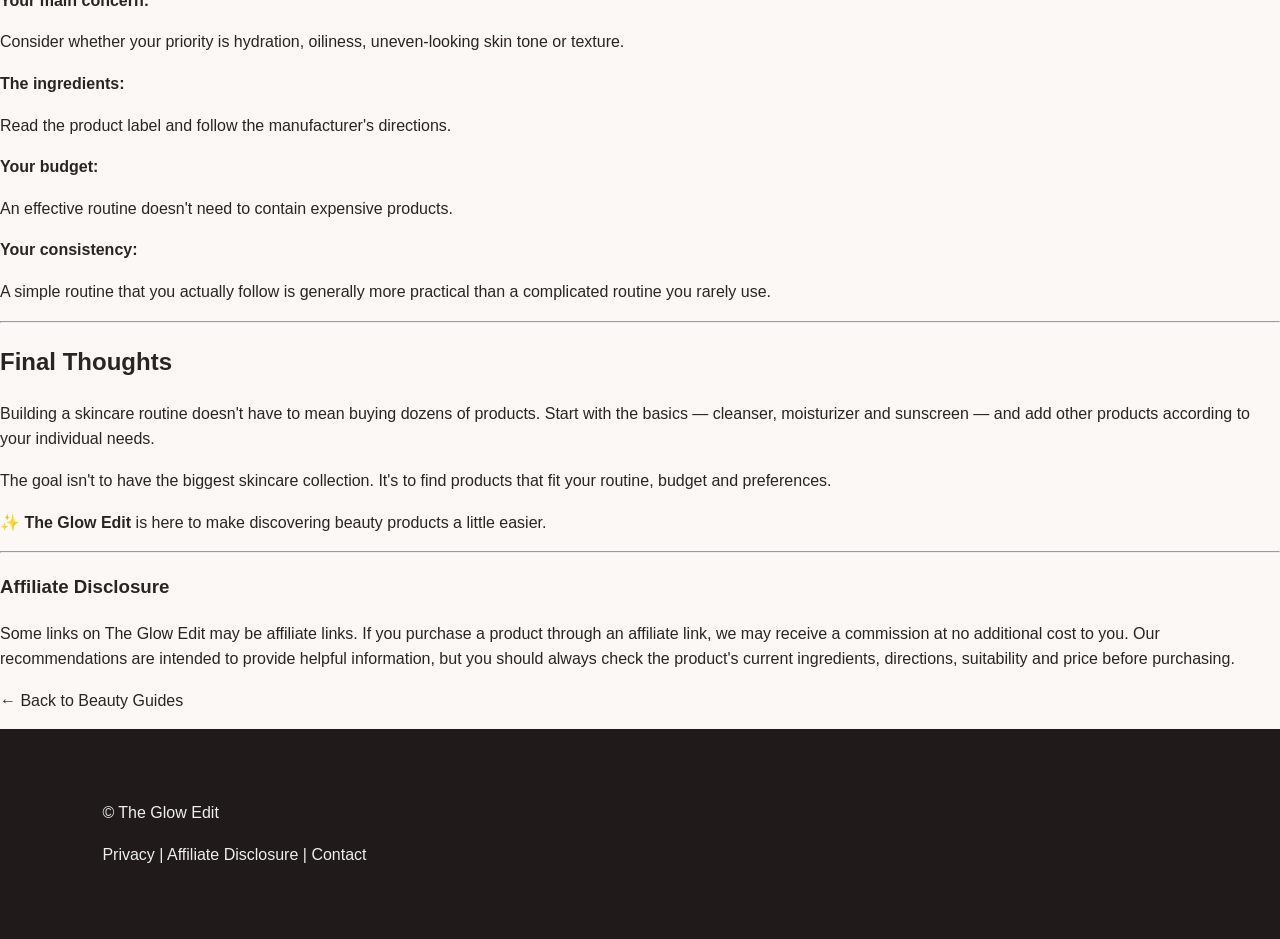
<file: skincare-products.html>
<!DOCTYPE html>
<html lang="en">
<head>
  <meta charset="UTF-8">
  <meta name="viewport" content="width=device-width, initial-scale=1.0">
  <title>7 Affordable Skincare Products for a Simple Glow-Up | The Glow Edit</title>
  <meta name="description" content="Discover 7 affordable skincare product types for building a simple, beginner-friendly skincare routine.">
  <link rel="stylesheet" href="style.css">
</head>

<body>

  <header>
    <div class="container">
      <h1>The Glow Edit</h1>
      <p>Beauty guides made simple.</p>

      <nav>
        <a href="index.html">Home</a>
        <a href="guides.html">Guides</a>
        <a href="about.html">About</a>
      </nav>
    </div>
  </header>

  <main class="container">

    <article>

      <p><strong>THE BEAUTY DESK</strong></p>

      <h2>7 Affordable Skincare Products for a Simple Glow-Up</h2>

      <p>
        A good skincare routine doesn't have to be complicated or expensive.
        If you're just getting started, focusing on a few basic products can
        make your routine easier to follow and more affordable.
      </p>

      <p>
        In this guide, we've put together seven types of skincare products
        worth considering for a simple everyday routine.
      </p>

      <blockquote>
        <strong>The Glow Edit Tip:</strong> You don't need a 10-step routine.
        Start with the basics and add products according to your skin's needs.
      </blockquote>

      <hr>

      <h3>1. Gentle Cleanser</h3>

      <p>
        A cleanser is the first step in many skincare routines. Look for a
        gentle formula that cleanses without leaving your skin feeling
        excessively dry or tight.
      </p>

      <p><strong>What to look for:</strong></p>

      <ul>



        
        <li>Gentle cleansing ingredients</li>
        <li>A formula suitable for your skin type</li>
        <li>Fragrance-free options if your skin is easily irritated</li>
      </ul>

      <p><strong>Best for:</strong> Removing everyday dirt, sweat and excess oil.</p>

      <hr> 
      <p>
  <a href="https://link.amazon/B0d0sfUSv" target="_blank" rel="nofollow sponsored">
    Shop this product on Amazon →
  </a>
      </p>

      <h3>2. Hydrating Moisturizer</h3>

      <p>
        Moisturizer helps support your skin's moisture barrier and can leave
        your skin feeling softer and more comfortable.
      </p>

      <p>
        Depending on your skin's needs, look for ingredients such as glycerin,
        ceramides, hyaluronic acid or squalane.
      </p>

      <p><strong>Best for:</strong> Keeping skin moisturized and comfortable.</p> 
     
      <hr>
      <p>
        <a href=https://link.amazon/B0aEWSeJr target="_blank" rel="nofollow sponsored">
    Shop this product on Amazon →
        </a>
      </p>

      <p>
        <strong>Glow Edit Tip:</strong> If you have oily skin, you may prefer
        a lightweight gel or lotion. If your skin is dry, a richer cream may
        feel more comfortable.
      </p>

      <hr>

      <h3>3. Sunscreen</h3>

      <p>
        Sunscreen is one of the most important daytime skincare products.
        For daily outdoor exposure, look for a broad-spectrum sunscreen with
        SPF 30 or higher and follow the product's directions.
      </p>

      <p><strong>Best for:</strong> Helping protect skin from UV radiation.</p>
      
      <hr>
      <p>
        <a href= https://link.amazon/B0fiZztiZ target="_blank" rel="nofollow sponsored">
    Shop this product on Amazon →

        </a>
      </p>

      <p>
        <strong>Glow Edit Tip:</strong> A sunscreen that feels comfortable
        and works well under makeup can make it easier to use consistently.
      </p>

      <hr>

      <h3>4. Lip Balm</h3>

      <p>
        Your skincare routine doesn't have to stop at your face. A simple lip
        balm can help keep your lips feeling comfortable, especially in dry
        weather.
      </p>

      <p><strong>Look for:</strong></p>

      <ul>
        <li>Moisturizing ingredients</li>
        <li>A texture you enjoy using</li>
        <li>SPF for daytime use if desired</li>
      </ul>

      <p><strong>Best for:</strong> Everyday lip care.</p>

      <hr> 
      <p> 
        <a href= https://link.amazon/B03BiPw5t target="_blank" rel="nofollow sponsored">
    Shop this product on Amazon →

        </a>
      </p>

      <h3>5. Niacinamide Serum</h3>

      <p>
        Niacinamide, also known as vitamin B3, is a popular skincare ingredient
        found in many serums and moisturizers.
      </p>

      <p>
        Depending on the formulation and concentration, niacinamide products
        may be useful for supporting the appearance of the skin barrier and
        improving the appearance of uneven-looking skin tone and excess oil.
      </p>

      <p><strong>Best for:</strong> People looking to add a targeted product to a basic routine.</p> 

      <hr>
      <p>
        <a href=https://link.amazon/B0gGwRuMc target="_blank" rel="nofollow sponsored">
    Shop this product on Amazon →

        </a>
      </p>
      
      <p>
        <strong>Glow Edit Tip:</strong> If you're new to active ingredients,
        introduce one product at a time rather than changing your entire
        routine at once.
      </p>

      <hr>

      <h3>6. Body Moisturizer</h3>

      <p>
        Your face isn't the only part of your skin that deserves attention.
        A basic body moisturizer can help keep your skin feeling smooth and
        hydrated.
      </p>

      <p><strong>Look for:</strong></p>

      <ul>
        <li>Glycerin</li>
        <li>Ceramides</li>
        <li>Shea butter</li>
        <li>Other moisturizing ingredients</li>
      </ul>

      <p><strong>Best for:</strong> Everyday body hydration.</p> 
      

      <hr> 
      <p>
        <a href=https://link.amazon/B0hLV0Zg5 target="_blank" rel="nofollow sponsored">
    Shop this product on Amazon →

        </a>
      </p> 
      

      <h3>7. Gentle Exfoliating Product</h3>

      <p>
        Exfoliation can be useful for some people, but more isn't necessarily
        better.
      </p>

      <p>
        Depending on the product, exfoliating ingredients such as lactic acid,
        glycolic acid or salicylic acid can help improve the appearance and
        texture of the skin.
      </p>

      <p>
        However, over-exfoliating can cause irritation.
      </p> 

      <hr>
      <p>
        <a href=https://link.amazon/B0dzinxhB target="_blank" rel="nofollow sponsored">
    Shop this product on Amazon →
        </a>
      </p>

      <p>
        <strong>Glow Edit Tip:</strong> Start slowly and follow the product's
        directions. Avoid adding several exfoliating products to your routine
        at the same time.
      </p>

      <hr>

      <h2>How to Build a Simple Routine</h2>

      <p>You don't need to use all seven products every day.</p>

      <h3>Morning</h3>

      <p>
        <strong>Cleanser → Moisturizer → Sunscreen</strong>
      </p>

      <h3>Evening</h3>

      <p>
        <strong>Cleanser → Treatment/Serum → Moisturizer</strong>
      </p>

      <p>
        Body moisturizer and lip balm can be used whenever needed.
      </p>

      <p>
        If you're introducing a new active skincare product, consider
        introducing it gradually and stop using it if it causes significant
        irritation.
      </p>

      <hr>

      <h2>How to Choose the Right Products</h2>

      <p><strong>Your skin type:</strong></p>
      <p>
        Dry, oily, combination or normal skin may have different preferences.
      </p>

      <p><strong>Your main concern:</strong></p>
      <p>
        Consider whether your priority is hydration, oiliness, uneven-looking
        skin tone or texture.
      </p>

      <p><strong>The ingredients:</strong></p>
      <p>
        Read the product label and follow the manufacturer's directions.
      </p>

      <p><strong>Your budget:</strong></p>
      <p>
        An effective routine doesn't need to contain expensive products.
      </p>

      <p><strong>Your consistency:</strong></p>
      <p>
        A simple routine that you actually follow is generally more practical
        than a complicated routine you rarely use.
      </p>

      <hr>

      <h2>Final Thoughts</h2>

      <p>
        Building a skincare routine doesn't have to mean buying dozens of
        products. Start with the basics — cleanser, moisturizer and sunscreen —
        and add other products according to your individual needs.
      </p>

      <p>
        The goal isn't to have the biggest skincare collection. It's to find
        products that fit your routine, budget and preferences.
      </p>

      <p>
        ✨ <strong>The Glow Edit</strong> is here to make discovering beauty
        products a little easier.
      </p>

      <hr>

      <h3>Affiliate Disclosure</h3>

      <p>
        Some links on The Glow Edit may be affiliate links. If you purchase
        a product through an affiliate link, we may receive a commission at
        no additional cost to you. Our recommendations are intended to provide
        helpful information, but you should always check the product's current
        ingredients, directions, suitability and price before purchasing.
      </p>

      <p>
        <a href="guides.html">← Back to Beauty Guides</a>
      </p>

    </article>

  </main>

  <footer>
    <div class="container">
      <p>© The Glow Edit</p>
      <p>
        <a href="privacy.html">Privacy</a> |
        <a href="disclosure.html">Affiliate Disclosure</a> |
        <a href="contact.html">Contact</a>
      </p>
    </div>
  </footer>

</body>
  </html>
</file>
<file: style.css>
:root{--ink:#292522;--muted:#766e69;--paper:#fbf8f5;--cream:#f3e8df;--rose:#e8c8c4;--deep:#392d2b;--line:#ded5cf;--white:#fff}*{box-sizing:border-box}html{scroll-behavior:smooth}body{margin:0;background:var(--paper);color:var(--ink);font-family:Arial,Helvetica,sans-serif;line-height:1.6}a{color:inherit;text-decoration:none}.site-header{height:76px;padding:0 6%;display:flex;align-items:center;justify-content:space-between;border-bottom:1px solid var(--line);background:rgba(251,248,245,.95);position:sticky;top:0;z-index:10;backdrop-filter:blur(8px)}.brand{font-family:Georgia,serif;font-size:1.35rem;font-weight:700}.brand span{font-style:italic}.nav{display:flex;gap:25px;align-items:center;font-size:.9rem}.nav a:hover,.text-link:hover{opacity:.65}.nav-cta{padding:10px 16px;border:1px solid var(--ink);border-radius:30px}.menu-toggle{display:none;background:none;border:0;font-size:1.5rem}.hero{min-height:610px;padding:80px 9%;display:grid;grid-template-columns:1.1fr .9fr;align-items:center;gap:60px;background:linear-gradient(115deg,#f7eee8,#ead5d0)}.eyebrow{font-size:.72rem;letter-spacing:.18em;font-weight:700;margin:0 0 12px;color:#846d67}.hero h1{font:700 clamp(3.2rem,7vw,6.2rem)/.94 Georgia,serif;max-width:800px;margin:0}.hero h1 em{font-weight:400}.hero-text{max-width:570px;font-size:1.1rem;color:var(--muted);margin:25px 0}.hero-actions{display:flex;gap:24px;align-items:center}.button{display:inline-block;background:var(--deep);color:white;border:0;border-radius:30px;padding:14px 23px;font-weight:700;cursor:pointer}.button.small{padding:10px 15px;font-size:.85rem}.text-link{font-weight:700}.hero-card{aspect-ratio:1/1;max-width:430px;margin:auto;border-radius:50%;background:radial-gradient(circle at 35% 30%,#fff7f1,#d8b5b0);display:flex;flex-direction:column;justify-content:center;align-items:center;text-align:center;box-shadow:0 20px 60px rgba(65,45,40,.12)}.hero-circle{font-size:4rem;font-family:Georgia,serif}.hero-card p{letter-spacing:.2em;font-size:.7rem}.hero-card strong{font:2rem Georgia,serif}.ticker{display:flex;justify-content:space-around;padding:17px 6%;font-size:.7rem;letter-spacing:.18em;border-bottom:1px solid var(--line);border-top:1px solid var(--line)}.section{padding:90px 8%}.section.soft{background:#f2e8e2}.section-head{display:flex;justify-content:space-between;align-items:end;margin-bottom:35px}.section h2,.split-copy h2{font:700 clamp(2.2rem,4vw,4rem)/1 Georgia,serif;margin:0}.product-grid{display:grid;grid-template-columns:repeat(3,1fr);gap:25px}.product-card{background:white;border:1px solid var(--line)}.product-art{height:310px;display:flex;align-items:center;justify-content:center;font:700 2.5rem Georgia,serif;letter-spacing:.08em}.art-1{background:#e5d5cc}.art-2{background:#e7d9c4}.art-3{background:#d9c5c1}.product-body{padding:25px}.category{font-size:.68rem;letter-spacing:.15em;font-weight:700;color:#8a716b}.product-body h3,.article h3,.mini-card h3{font:700 1.6rem Georgia,serif;margin:8px 0}.product-body p{color:var(--muted)}.split-section{display:grid;grid-template-columns:1fr 1fr;min-height:600px}.split-section.reverse .split-copy{order:1}.split-section.reverse .editorial-art{order:2}.editorial-art{background:linear-gradient(135deg,#d9c0b9,#efe0d6);display:flex;align-items:center;justify-content:center;text-align:center;padding:50px}.editorial-art div{border:1px solid rgba(57,45,43,.3);padding:65px 50px;width:70%;max-width:420px}.editorial-art span{letter-spacing:.2em;font-size:.75rem}.editorial-art h2{font:4rem Georgia,serif;margin:15px 0}.split-copy{padding:90px 11%;display:flex;flex-direction:column;justify-content:center}.split-copy p{max-width:550px;color:var(--muted)}.split-copy ul{padding-left:20px;color:var(--muted);margin:20px 0}.hair-art{background:linear-gradient(135deg,#d8d6c8,#eee7dc)}.mini-grid{display:grid;grid-template-columns:repeat(3,1fr);gap:20px}.mini-card{padding:35px;background:#fff;border:1px solid var(--line);transition:.2s}.mini-card:hover{transform:translateY(-4px)}.mini-card span{font-size:.7rem;letter-spacing:.15em;color:#8a716b}.mini-card p{color:var(--muted)}.article-grid{display:grid;grid-template-columns:repeat(3,1fr);gap:25px}.article{background:white;border:1px solid var(--line);padding-bottom:25px}.article>*:not(.article-image){margin-left:25px;margin-right:25px}.article-image{height:190px;background:#e5d7d0;display:flex;align-items:center;justify-content:center;font:700 1.3rem Georgia,serif;letter-spacing:.12em}.dark{background:var(--deep);color:white}.dark .eyebrow{color:#d9b9b2}.comparison{display:grid;grid-template-columns:repeat(3,1fr);border-top:1px solid #665652;border-bottom:1px solid #665652;margin-top:30px}.comparison div{padding:30px;border-right:1px solid #665652}.comparison div:last-child{border-right:0}.comparison span{display:block;font-size:.65rem;letter-spacing:.15em;color:#c9aaa4}.comparison strong{display:block;font:1.5rem Georgia,serif;margin-top:10px}.disclaimer{color:#cdbebb;font-size:.8rem}.newsletter{padding:80px 8%;display:grid;grid-template-columns:1fr 1fr;gap:50px;align-items:center;background:#e9d0cc}.newsletter h2{font:3rem Georgia,serif;margin:0}.newsletter p{color:#6e625f}.newsletter form{display:flex;gap:10px}.newsletter input{flex:1;border:1px solid #b9a6a0;background:white;border-radius:30px;padding:14px 18px;font:inherit}.form-message{grid-column:2;margin:0!important}.page{max-width:950px;margin:auto;padding:90px 7%;min-height:70vh}.page h1{font:700 clamp(3rem,7vw,5.5rem)/1 Georgia,serif;margin:0 0 20px}.lead{font-size:1.2rem;color:var(--muted);max-width:720px}.prose{margin-top:45px;max-width:760px}.prose h3{font:1.7rem Georgia,serif;margin-top:35px}.guide{border-top:1px solid var(--line);padding:50px 0}.guide h2{font:2.4rem Georgia,serif}.guide p,.guide li{color:var(--muted)}.contact-box{margin-top:35px;background:white;border:1px solid var(--line);padding:30px;max-width:600px}footer{padding:55px 8%;background:#201b1a;color:#eee;display:grid;grid-template-columns:1fr 1fr;gap:30px}.footer-brand p{color:#aaa}.footer-links{display:flex;justify-content:flex-end;gap:22px;flex-wrap:wrap;color:#ddd}.copyright{grid-column:1/-1;color:#888;font-size:.75rem;margin:10px 0 0}@media(max-width:800px){.site-header{height:68px}.menu-toggle{display:block}.nav{display:none;position:absolute;left:0;right:0;top:68px;background:var(--paper);padding:20px 6%;flex-direction:column;align-items:flex-start;border-bottom:1px solid var(--line)}.nav.open{display:flex}.hero{grid-template-columns:1fr;padding:60px 7%;min-height:auto}.hero-card{width:70%;margin-top:20px}.ticker{overflow:hidden;gap:35px;justify-content:flex-start;white-space:nowrap}.product-grid,.article-grid,.mini-grid{grid-template-columns:1fr}.split-section{grid-template-columns:1fr}.split-section.reverse .split-copy,.split-section.reverse .editorial-art{order:initial}.editorial-art{min-height:420px}.split-copy{padding:65px 8%}.section{padding:65px 7%}.section-head{align-items:start;gap:15px;flex-direction:column}.comparison{grid-template-columns:1fr}.comparison div{border-right:0;border-bottom:1px solid #665652}.newsletter{grid-template-columns:1fr;padding:65px 7%}.newsletter h2{font-size:2.4rem}.newsletter form{flex-direction:column}.form-message{grid-column:1}.footer-links{justify-content:flex-start}footer{grid-template-columns:1fr}.copyright{grid-column:1}}
</file>
